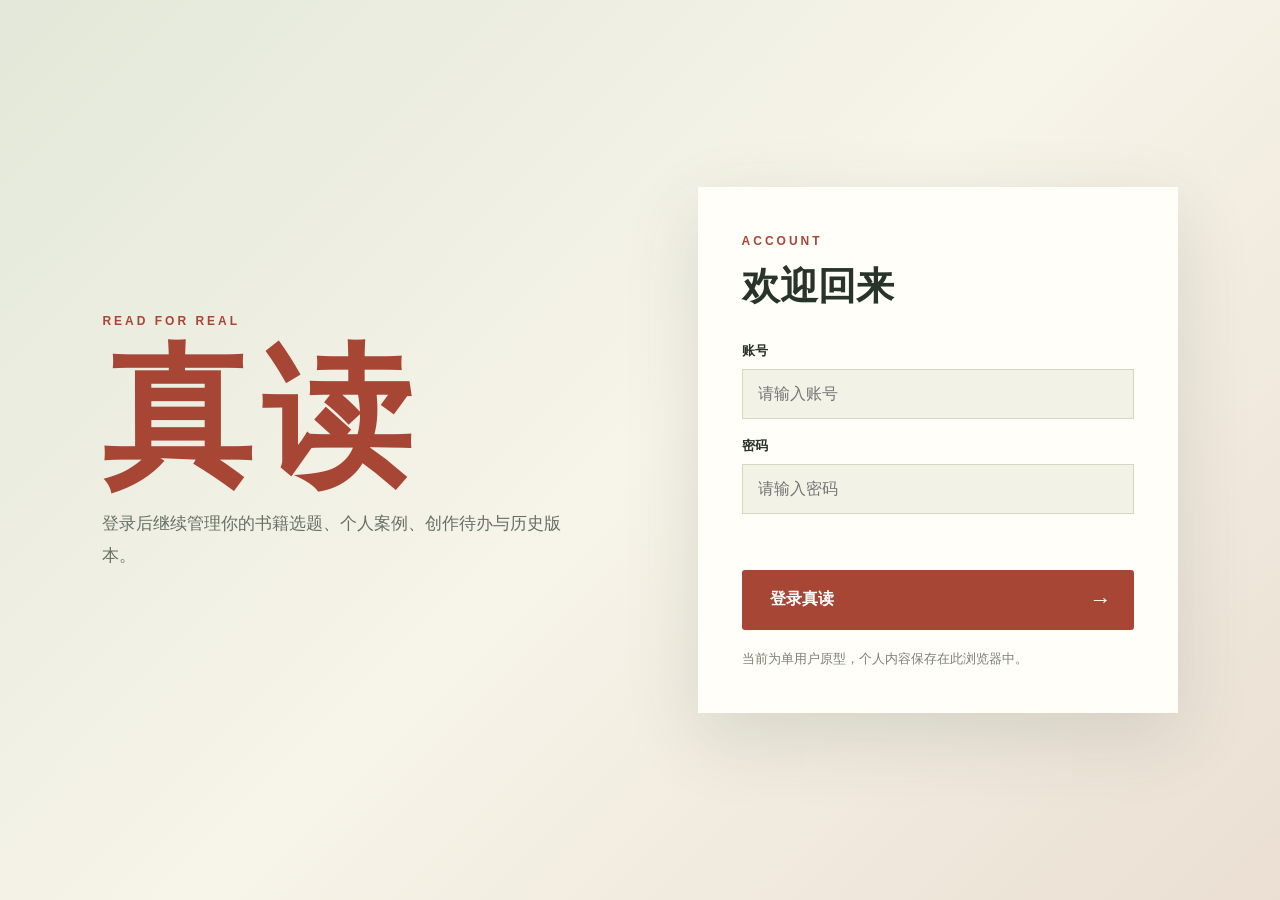
<file: login.html>
<!doctype html><html lang="zh-CN"><head><meta charset="UTF-8"><meta name="viewport" content="width=device-width,initial-scale=1"><title>登录｜真读</title><link rel="stylesheet" href="style.css"><link rel="stylesheet" href="forest-theme.css?v=forest-20260828"><link rel="stylesheet" href="login.css?v=single-user"></head><body class="login-page"><main class="login-shell"><section class="login-brand"><span class="eyebrow">READ FOR REAL</span><h1>真读</h1><p>登录后继续管理你的书籍选题、个人案例、创作待办与历史版本。</p></section><form id="loginForm" class="login-form"><span class="eyebrow">ACCOUNT</span><h2>欢迎回来</h2><label>账号<input id="loginUser" autocomplete="username" required placeholder="请输入账号"></label><label>密码<input id="loginPassword" type="password" autocomplete="current-password" required placeholder="请输入密码"></label><p class="login-error" id="loginError" role="alert"></p><button class="generate" type="submit"><span>登录真读</span><b>→</b></button><small>当前为单用户原型，个人内容保存在此浏览器中。</small></form></main><script src="login.js?v=single-user"></script></body></html>
</file>
<file: style.css>
:root{--ink:#27231f;--paper:#fbf7ef;--cream:#f3eadb;--red:#a94732;--orange:#da7650;--green:#344c3d;--line:#dfd4c3}*{box-sizing:border-box}html{scroll-behavior:smooth}body{margin:0;background:var(--paper);color:var(--ink);font-family:"PingFang SC","Microsoft YaHei",sans-serif}header{height:78px;display:flex;align-items:center;justify-content:space-between;padding:0 max(5vw,24px);border-bottom:1px solid var(--line);position:sticky;top:0;background:rgba(251,247,239,.92);backdrop-filter:blur(12px);z-index:10}.brand{font-family:serif;font-weight:900;font-size:28px;color:var(--red);text-decoration:none;letter-spacing:4px}.brand small{display:block;font:8px sans-serif;letter-spacing:2px;color:#8f7769}nav{display:flex;gap:36px}nav a{color:var(--ink);text-decoration:none;font-size:14px}.ghost{border:1px solid var(--ink);border-radius:999px;background:transparent;padding:10px 18px}.hero{min-height:720px;display:grid;grid-template-columns:1.05fr .95fr;align-items:center;padding:70px max(7vw,28px);overflow:hidden}.hero-copy{max-width:640px}.eyebrow,.section-head>span{font-size:12px;letter-spacing:3px;font-weight:700;color:var(--red)}h1{font-family:serif;font-size:clamp(54px,6vw,92px);line-height:1.08;margin:22px 0}h1 em{font-style:normal;color:var(--red)}.hero p{max-width:570px;font-size:18px;line-height:1.9;color:#6d6258}.primary,.generate{display:inline-flex;align-items:center;gap:60px;padding:17px 22px 17px 28px;border:0;background:var(--red);color:white;text-decoration:none;border-radius:3px;font-weight:700}.primary b,.generate b{font-size:22px}.trust{display:flex;gap:24px;margin-top:34px;font-size:13px;color:#766b61}.hero-art{height:560px;position:relative}.sun{position:absolute;width:380px;height:380px;border-radius:50%;background:#e9c478;top:40px;left:16%;opacity:.8}.book{position:absolute;width:205px;height:285px;background:var(--red);box-shadow:16px 19px 0 #7f3022;color:#fff;display:flex;align-items:center;justify-content:center;font:700 44px serif;transform:rotate(-8deg);top:150px;left:18%}.b2{background:var(--green);box-shadow:16px 19px 0 #23352b;transform:rotate(9deg);left:48%;top:120px}.idea{position:absolute;right:2%;bottom:35px;background:#fff;padding:18px 30px;box-shadow:0 20px 45px #5f49352a}.idea strong{font:800 62px serif;color:var(--red)}.idea small{display:block;letter-spacing:2px}.spark{position:absolute;color:var(--red);font-size:36px}.s1{top:40px;right:10%}.s2{bottom:60px;left:8%}.steps{display:grid;grid-template-columns:repeat(3,1fr);border-top:1px solid var(--line);border-bottom:1px solid var(--line)}.steps>div{padding:55px max(4vw,28px);border-right:1px solid var(--line)}.steps b{color:var(--red);font:700 30px serif}.steps h3{font-size:22px}.steps p{color:#74695f;line-height:1.7}.workspace,.results{padding:100px max(8vw,28px)}.section-head{text-align:center}.section-head h2,.topic-head h2{font:700 clamp(34px,4vw,54px) serif;margin:14px 0}.section-head p{color:#766b61}form{max-width:960px;margin:50px auto 0;background:#fff;padding:42px;display:grid;grid-template-columns:1fr 1fr;gap:28px;box-shadow:0 20px 60px #6b564217}.field label{display:block;font-size:13px;font-weight:700;margin-bottom:10px}.field input{width:100%;padding:16px;border:1px solid var(--line);background:var(--paper);font-size:16px}.wide{grid-column:1/-1}.chips{display:flex;flex-wrap:wrap;gap:10px}.chips button,.filter button{border:1px solid var(--line);background:transparent;padding:10px 16px;border-radius:999px}.chips button.active,.filter button.active{background:var(--green);color:#fff;border-color:var(--green)}.generate{grid-column:1/-1;justify-content:space-between;font-size:16px;cursor:pointer}.generate.loading{opacity:.65}.results{background:#efe6d8}.hidden{display:none}.left{text-align:left}.insight-grid{display:grid;grid-template-columns:repeat(3,1fr);gap:18px;margin:36px 0 80px}.insight{background:#fff;padding:26px}.insight h3{color:var(--red)}.insight span{display:inline-block;background:var(--paper);padding:7px 10px;margin:4px;font-size:13px}.topic-head{display:flex;justify-content:space-between;align-items:end}.filter{display:flex;gap:8px}.topic-grid{display:grid;grid-template-columns:repeat(3,1fr);gap:18px;margin-top:35px}.topic{background:#fff;padding:26px;cursor:pointer;transition:.2s;border-top:4px solid transparent}.topic:hover{transform:translateY(-4px);border-top-color:var(--red)}.topic .meta{display:flex;justify-content:space-between;color:var(--red);font-size:12px}.topic h3{font:700 22px serif;line-height:1.5}.topic p{color:#756a60;line-height:1.65;font-size:14px}footer{background:var(--green);color:#e9e0d3;padding:65px max(7vw,28px);display:grid;grid-template-columns:1fr 2fr 1fr;align-items:end}.light{color:#fff}footer span{text-align:right;font-size:12px}dialog{max-width:720px;width:calc(100% - 32px);border:0;padding:46px;background:var(--paper);box-shadow:0 24px 90px #0005}dialog::backdrop{background:#18231dcc;backdrop-filter:blur(5px)}.close{position:absolute;right:18px;top:12px;border:0;background:none;font-size:34px}.detail-grid{display:grid;grid-template-columns:1fr 1fr;gap:16px;margin:25px 0}.detail-grid div{background:#fff;padding:18px}.detail-grid small{display:block;color:var(--red);margin-bottom:6px}.copy{cursor:pointer}.toast{position:fixed;bottom:30px;left:50%;transform:translate(-50%,20px);background:var(--ink);color:#fff;padding:12px 22px;border-radius:3px;opacity:0;transition:.2s;z-index:99}.toast.show{opacity:1;transform:translate(-50%,0)}@media(max-width:800px){header nav{display:none}.hero{grid-template-columns:1fr;padding-top:55px}.hero-art{height:430px}.sun{width:300px;height:300px}.book{width:155px;height:220px;font-size:32px}.steps,.insight-grid,.topic-grid{grid-template-columns:1fr}.steps>div{border-right:0;border-bottom:1px solid var(--line)}form{grid-template-columns:1fr;padding:24px}.field{grid-column:1/-1}.topic-head{display:block}.filter{overflow:auto;padding-bottom:8px}.detail-grid{grid-template-columns:1fr}footer{grid-template-columns:1fr;gap:24px}footer span{text-align:left}.trust{flex-wrap:wrap}}
</file>
<file: forest-theme.css>
:root{--ink:#283329;--paper:#f7f4e9;--cream:#e9eadb;--red:#a84636;--orange:#c87855;--green:#3f5d46;--line:#d5d7c4;--moss:#718264;--leaf:#dfe5d4;--wood:#b99776}
body{background:var(--paper);color:var(--ink);background-image:radial-gradient(circle at 12% 8%,rgba(113,130,100,.10),transparent 28%),radial-gradient(circle at 92% 32%,rgba(168,70,54,.06),transparent 24%)}
header{background:rgba(247,244,233,.94);border-color:var(--line)}
.brand{color:var(--red)}.brand small{color:var(--moss)}nav a,.nav-link{color:var(--ink)}
.hero{background:linear-gradient(135deg,#f7f4e9 0%,#edf0df 100%)}.hero p,.section-head p,.steps p,.topic p{color:#667064}
.sun{background:#d5b77d;opacity:.65}.book{background:var(--red);box-shadow:16px 19px 0 #773328}.b2{background:var(--green);box-shadow:16px 19px 0 #294232}.idea{background:#fbfaf3;box-shadow:0 20px 45px rgba(50,70,51,.16)}
.steps{background:#f2f2e6}.steps>div:nth-child(2){background:#e7ebdd}
.workspace{background:#f7f4e9}.workspace form,.case-form,.case-history{background:#fffef8;box-shadow:0 20px 60px rgba(52,76,61,.10)}
.field input,.book-detected,.case-form textarea,.case-links select{background:#f3f2e7}.upload-btn{background:#faf8ef;border-color:#aeb89f}
.chips button,.filter button{border-color:#bdc5b3;color:#39483d;cursor:pointer}.chips button.active,.filter button.active{background:var(--green);border-color:var(--green)}
.generate,.primary{background:var(--red)}.quotes-trigger{background:var(--green)}
.results{background:#e7eadc}.insight,.topic{background:#fffef9}.insight span{background:#edf0e5}.topic{border-radius:2px;box-shadow:0 8px 28px rgba(55,76,59,.06)}.topic:hover{border-top-color:var(--red);box-shadow:0 14px 34px rgba(55,76,59,.12)}
.quotes-section{background:#f2f2e7}.quote-card{background:#fffef9;border-left-color:var(--red)}
.todo-section{background:#e2e7d9}.todo-item,.todo-empty{background:#fffef9}.todo-item{border-left-color:var(--moss)}
.cases-section{background:#dfe5d4}.case-card{background:#f7f4e9;border-left-color:var(--green)}
.video-script{background:#fffef9}.script-list article{background:#eef0e6}.script-list article.case-row{background:#fbf3e8;border-left-color:var(--red)}.wechat-article{background:#f1f2e8}
.style-adjust{background:#e8ecdf}.version-nav{background:#e7ecdf;border-color:#bdcbb8}.related-book{background:#fffef9}
.ai-status{background:#f1eadc}.ai-status.error{background:#f4dfda}.ai-status.success{background:#dfe9dd}
footer{background:#304a38;color:#e9ebdf}dialog{background:#f7f4e9}dialog::backdrop{background:rgba(32,50,38,.80)}
.topic-open,.quote-share,.voice-btn,.script-open{border-color:var(--red);color:var(--red)}.topic:hover .topic-open,.quote-share:hover{background:var(--red);color:#fff}
@media(max-width:800px){.hero{background:linear-gradient(160deg,#f7f4e9 0%,#e7ebdc 100%)}}
</file>
<file: login.css>
.login-page{min-height:100vh;background:linear-gradient(135deg,#e2e8d9 0%,#f7f4e9 50%,#eadfd2 100%)}.login-shell{min-height:100vh;display:grid;grid-template-columns:1fr minmax(360px,480px);align-items:center;gap:9vw;padding:7vw max(8vw,30px)}.login-brand h1{font:900 clamp(82px,12vw,150px)/.9 serif;color:var(--red);letter-spacing:10px;margin:22px 0}.login-brand p{max-width:520px;color:#667064;font-size:17px;line-height:1.9}.login-form{display:block;margin:0;padding:44px;background:#fffef9;box-shadow:0 24px 70px rgba(48,74,56,.14)}.login-form h2{font:700 38px serif;margin:12px 0 30px}.login-form label{display:block;margin-top:18px;font-size:13px;font-weight:700}.login-form input{width:100%;margin-top:9px;padding:15px;border:1px solid var(--line);background:#f3f2e7;font-size:16px}.login-form .generate{width:100%;justify-content:space-between;margin-top:10px}.login-error{min-height:22px;color:var(--red);font-size:12px}.login-form>small{display:block;margin-top:18px;color:#7b8177;line-height:1.6}@media(max-width:760px){.login-shell{grid-template-columns:1fr;gap:28px}.login-brand h1{font-size:70px}.login-brand p{font-size:14px}.login-form{padding:28px}}
</file>
<file: workflow.css>
.todo-count{display:inline-flex;min-width:18px;height:18px;align-items:center;justify-content:center;background:var(--red);color:#fff;border-radius:999px;font-size:10px}.related-wrap{border-top:1px solid var(--line);margin-top:28px;padding-top:20px}.related-wrap>p{color:#817469;font-size:12px}.related-books{display:grid;gap:8px}.related-book{display:grid;grid-template-columns:1fr auto auto;align-items:center;gap:12px;padding:12px;background:#fff;border:1px solid var(--line)}.related-book strong{font-family:serif}.related-book small{color:var(--red)}.related-book button{border:0;background:var(--green);color:#fff;padding:7px 10px;cursor:pointer}.related-book button[disabled]{background:#d8cec1;color:#80776e;cursor:default}.dialog-actions{display:flex;gap:12px;margin-top:24px}.dialog-actions .primary{cursor:pointer;gap:18px}.todo-section{padding:100px max(8vw,28px);background:var(--paper);border-top:1px solid var(--line)}.sort-label{display:flex;flex-direction:column;gap:7px;font-size:12px;color:#766b61}.sort-label select{padding:11px 14px;background:#fff;border:1px solid var(--line)}.todo-list{display:grid;gap:12px;margin-top:32px}.todo-item{display:grid;grid-template-columns:auto 1fr auto auto;align-items:center;gap:20px;background:#fff;padding:20px 24px;border-left:4px solid var(--orange)}.todo-index{font:700 30px serif;color:#c7aa94}.todo-item h3{font:700 19px serif;margin:0 0 7px}.todo-item p{margin:0;color:#796e64;font-size:12px}.todo-score{color:var(--red);font-weight:700}.todo-remove{border:0;background:transparent;color:#8a7c70;cursor:pointer;font-size:20px}.todo-empty{text-align:center;color:#8a7c70;padding:55px;background:#fff;border:1px dashed var(--line)}@media(max-width:800px){.dialog-actions{flex-direction:column}.related-book{grid-template-columns:1fr auto}.related-book button{grid-column:1/-1}.todo-item{grid-template-columns:auto 1fr auto}.todo-score{grid-column:2}.topic-head{gap:20px}.sort-label{margin-top:20px}}
.script-open{display:block;margin-top:14px;border:1px solid var(--red);background:transparent;color:var(--red);padding:8px 14px;cursor:pointer;font-weight:700}.video-script{margin:22px 0 30px;padding:24px;background:#fff;border-top:4px solid var(--green)}.script-head{display:flex;align-items:end;justify-content:space-between;gap:18px;margin-bottom:18px}.script-head span{font-size:10px;letter-spacing:2px;color:var(--red);font-weight:700}.script-head h3{font:700 27px serif;margin:5px 0 0}.script-head p{margin:6px 0 0;color:#74695f;font-size:12px}.case-source{display:inline-block;margin-top:9px;padding:5px 8px;background:#f4e7df;color:#9b5a48;font:normal 11px sans-serif}.case-source.matched{background:#e4eee7;color:var(--green)}.script-copy{border:1px solid var(--green);background:var(--green);color:#fff;padding:9px 14px;cursor:pointer}.script-list{display:grid;gap:10px}.script-list article{display:grid;grid-template-columns:112px 1fr;gap:16px;padding:16px;background:var(--paper)}.script-list article.case-row{border-left:3px solid var(--orange);background:#fff8ed}.script-list time{font:700 15px serif;color:var(--red)}.script-list b{font-size:13px;color:var(--green)}.script-list p{font:500 16px/1.75 serif;margin:7px 0 9px}.script-list ul{display:flex;flex-wrap:wrap;gap:8px 18px;padding:0;margin:0;list-style:none;color:#786d63;font-size:11px}.bgm-card{margin-top:14px;padding:17px 19px;background:var(--green);color:#fff}.bgm-card small{display:block;color:#d8cdbf;margin-bottom:7px}.bgm-card strong{font:500 14px/1.7 sans-serif}@media(max-width:640px){.script-list article{grid-template-columns:1fr;gap:7px}.script-head{align-items:start}.script-list ul{display:grid;gap:5px}}
.script-duration{font-weight:700!important;color:var(--red)!important}.script-prose{padding:24px clamp(20px,4vw,42px);background:var(--paper);border-left:3px solid var(--green)}.script-prose p{margin:0 0 1.25em;font:500 17px/1.95 serif}.script-prose p.quoted-case{padding:14px 16px;border-left:3px solid var(--orange);background:#f4eee3;color:#514a43;font-style:italic}.script-prose p:last-child{margin-bottom:0}.delivery-guide{display:grid;gap:7px;margin-top:14px;padding:16px 19px;background:#edf0e5;color:#655f56;font-size:12px;line-height:1.6}@media(max-width:640px){.script-prose{padding:20px}.script-prose p{font-size:16px}.script-head{flex-wrap:wrap}}
.script-copy{max-width:210px;line-height:1.45;text-align:center;white-space:normal}@media(max-width:640px){.script-copy{width:100%;max-width:none}}
.case-source:not(.matched){display:none}
.wechat-article{padding:24px;background:var(--paper);border-left:3px solid var(--red)}.wechat-article small{display:block;margin:18px 0 6px;color:var(--red);font-size:11px;letter-spacing:1px}.wechat-article small:first-child{margin-top:0}.wechat-article h3{font:700 25px/1.45 serif;margin:0}.wechat-article h4{font:700 18px/1.5 serif;margin:0;color:var(--green)}.wechat-article>div{white-space:pre-wrap;font:500 16px/1.95 serif;color:#3f3934}
.style-adjust{margin:0 0 18px;padding:16px;background:#f5ede2;border:1px solid var(--line)}.style-adjust label{display:block;margin-bottom:8px;font-size:12px;font-weight:700;color:var(--red)}.style-adjust-row{display:grid;grid-template-columns:1fr auto;gap:9px}.style-adjust input{min-width:0;border:1px solid var(--line);background:#fff;padding:11px 13px;font-size:14px}.style-adjust button{border:0;background:var(--red);color:#fff;padding:10px 16px;cursor:pointer;font-weight:700}.style-adjust button:disabled{opacity:.55}.style-status{display:block;margin-top:7px;color:#786d63;font-size:11px}@media(max-width:560px){.style-adjust-row{grid-template-columns:1fr}.style-adjust button{width:100%}}
.length-adjust{margin-top:14px;padding-top:14px;border-top:1px solid var(--line)}.length-adjust>label{margin-bottom:8px}.length-adjust>div{display:flex;align-items:center;gap:8px}.length-adjust input{width:110px;border:1px solid var(--line);background:#fff;padding:11px 13px;font-size:14px}.length-adjust span{color:#786d63;font-size:13px}.length-adjust button{margin-left:auto;border:0;background:var(--green);color:#fff;padding:10px 16px;cursor:pointer;font-weight:700}.length-adjust button:disabled{opacity:.55}@media(max-width:560px){.length-adjust>div{flex-wrap:wrap}.length-adjust button{width:100%;margin-left:0}}
.version-nav{display:flex;align-items:center;gap:8px;flex-wrap:wrap;margin:0 0 12px;padding:10px 12px;background:#edf2ee;border:1px solid #cad8cd}.version-nav button{border:1px solid var(--green);background:#fff;color:var(--green);padding:7px 10px;cursor:pointer;font-size:11px}.version-nav button:disabled{opacity:.35;cursor:not-allowed}.version-nav span{margin-left:auto;color:#526358;font-size:11px}@media(max-width:560px){.version-nav span{width:100%;margin-left:0;order:-1}}
.history-dialog{width:min(760px,calc(100% - 28px));max-height:82vh;padding:clamp(22px,4vw,40px);border:0;background:var(--paper);color:var(--ink)}.history-dialog::backdrop{background:rgba(24,34,27,.58)}.history-dialog>h2{margin:8px 0;font:700 clamp(29px,5vw,42px) serif}.history-intro{margin:0 0 22px;color:#71685e;line-height:1.7}.history-list{display:grid;gap:12px}.history-item{display:flex;align-items:center;justify-content:space-between;gap:20px;padding:18px 20px;background:#fff;border-left:3px solid var(--green)}.history-item small,.history-item p,.history-item span{display:block;color:#776e64;font-size:11px}.history-item h3{margin:5px 0;font:700 20px serif}.history-item p{margin:0 0 6px}.history-actions{display:grid;gap:8px;flex:0 0 auto}.history-actions button{border:1px solid var(--green);background:var(--green);color:#fff;padding:9px 12px;cursor:pointer}.history-actions .danger{border-color:var(--red);background:transparent;color:var(--red)}.history-actions button:disabled{opacity:.35;cursor:not-allowed}@media(max-width:620px){.history-item{align-items:stretch;flex-direction:column}.history-actions{grid-template-columns:1fr 1fr}.history-actions button{padding:10px 7px}}
.case-optin{margin-top:16px;padding:18px 20px;background:#edf2ee;border-left:3px solid var(--green)}.case-optin>span{color:var(--red);font-size:11px;font-weight:700;letter-spacing:.5px}.case-optin h4{margin:7px 0 8px;font:700 18px serif}.case-optin>p{margin:0;color:#514b43;font:italic 14px/1.8 serif}.case-optin>div{display:flex;align-items:center;justify-content:space-between;gap:16px;margin-top:14px}.case-optin small{color:#716a61}.case-optin button{border:0;background:var(--green);color:#fff;padding:9px 15px;cursor:pointer;font-weight:700}.case-optin button:disabled{opacity:.55;cursor:default}.case-optin.empty{background:#f3f0e9;border-left-color:#b8b1a6}.case-optin.empty p{font-style:normal;color:#746d64}@media(max-width:560px){.case-optin>div{align-items:stretch;flex-direction:column}.case-optin button{width:100%}}
.case-optin.case-candidates>div{display:block}.case-candidate-list{margin:12px 0}.case-candidate-list article{display:grid;grid-template-columns:minmax(0,1fr) auto;align-items:center;gap:18px;padding:14px 0;border-top:1px solid rgba(53,82,70,.16)}.case-candidate-list article:first-child{border-top:0}.case-candidate-list b{color:var(--green);font-size:13px}.case-candidate-list p{margin:6px 0 0;color:#514b43;font:italic 14px/1.65 serif}.case-candidates>small{display:block;margin-top:10px}@media(max-width:560px){.case-candidate-list article{grid-template-columns:1fr}.case-candidate-list button{width:100%}}
.source-breakdown{padding:90px max(8vw,28px);background:#edf0e5;border-top:1px solid var(--line)}.source-overview,.source-detail{display:grid;grid-template-columns:1fr 1fr;gap:16px;margin-top:24px}.source-overview article,.source-detail>article,.source-summary{padding:24px;background:#fff;border-left:3px solid var(--green)}.source-overview small,.source-summary small{color:var(--red);font-size:11px;font-weight:700;letter-spacing:1px}.source-overview p,.source-summary p{font:500 16px/1.8 serif;color:#48443e}.source-detail h3{margin:0 0 14px;font:700 22px serif}.source-detail ul{display:grid;gap:10px;margin:0;padding-left:20px;color:#514b43;line-height:1.7}.source-qa{display:grid;gap:13px}.source-qa article{display:grid;grid-template-columns:38px 1fr;gap:10px;padding-top:13px;border-top:1px solid var(--line)}.source-qa article:first-child{padding-top:0;border-top:0}.source-qa b{color:var(--red);font:700 15px serif}.source-qa h4{margin:0 0 5px;font-size:14px}.source-qa p{margin:0 0 5px;color:#514b43;font-size:13px;line-height:1.7}.source-qa small{color:#82786e;font-size:10px}.source-summary{margin-top:16px;border-left-color:var(--red)}@media(max-width:720px){.source-overview,.source-detail{grid-template-columns:1fr}.source-breakdown{padding:65px 20px}}
.generate:disabled{opacity:.38;cursor:not-allowed}
</file>
<file: task-todo.css>
.todo-summary{display:flex;flex-wrap:wrap;gap:10px;margin-top:22px}.todo-summary span{padding:8px 12px;border:1px solid var(--line);background:#fffef9;color:#667064;font-size:12px}.todo-summary b{margin-left:4px;color:var(--ink)}
.todo-controls{display:flex;align-items:end;justify-content:flex-end;gap:10px}.todo-field{display:flex;flex-direction:column;gap:6px;color:#766b61;font-size:11px}.todo-field select{padding:9px 28px 9px 10px;border:1px solid var(--line);background:#fffef9;color:var(--ink)}
.todo-item{grid-template-columns:auto minmax(0,1fr) auto auto!important}.todo-main h3{cursor:pointer}.todo-main h3:hover{color:var(--red)}.todo-manage{display:flex;gap:9px;align-items:center}.todo-manage select{padding:8px 9px;border:1px solid var(--line);background:#f7f4e9;color:var(--ink);font-size:12px}.todo-status{font-size:11px;font-weight:700}.todo-priority-high{border-left-color:var(--red)!important}.todo-priority-medium{border-left-color:#c99852!important}.todo-priority-low{border-left-color:var(--moss)!important}.todo-item.is-done{opacity:.68;border-left-color:#94a28d!important}.todo-item.is-done h3{text-decoration:line-through}.todo-item.is-doing{box-shadow:inset 0 0 0 1px #bfcbb8}.todo-remove{width:34px;height:34px;border:1px solid transparent!important}.todo-remove:hover{border-color:var(--line)!important;color:var(--red)}
@media(max-width:900px){.todo-controls{justify-content:flex-start;flex-wrap:wrap}.todo-item{grid-template-columns:auto 1fr!important}.todo-manage,.todo-remove{grid-column:2}.todo-score{grid-column:2}.todo-manage{flex-wrap:wrap}}
</file>
<file: todo-page.css>
.todo-page{min-height:calc(100vh - 78px);padding:72px max(8vw,28px) 110px;background:linear-gradient(145deg,#edf0e2 0%,#f7f4e9 58%,#eee4d8 100%)}.todo-page-head{display:flex;align-items:end;justify-content:space-between;gap:40px;max-width:1240px;margin:auto}.todo-page h1{font:700 clamp(48px,7vw,82px)/1 serif;margin:18px 0;color:var(--ink)}.todo-page-head p{color:#667064}.todo-page .todo-list{max-width:1240px;margin:44px auto 0}.todo-page .todo-item{box-shadow:0 10px 32px rgba(52,76,61,.07)}.todo-back{display:block;width:max-content;margin:32px auto 0;padding:14px 20px;background:var(--red);color:#fff;text-decoration:none}.todo-empty a{display:inline-block;margin-top:14px;color:var(--red)}@media(max-width:800px){.todo-page{padding-top:45px}.todo-page-head{display:block}.todo-page .todo-controls{margin-top:28px}}
</file>
